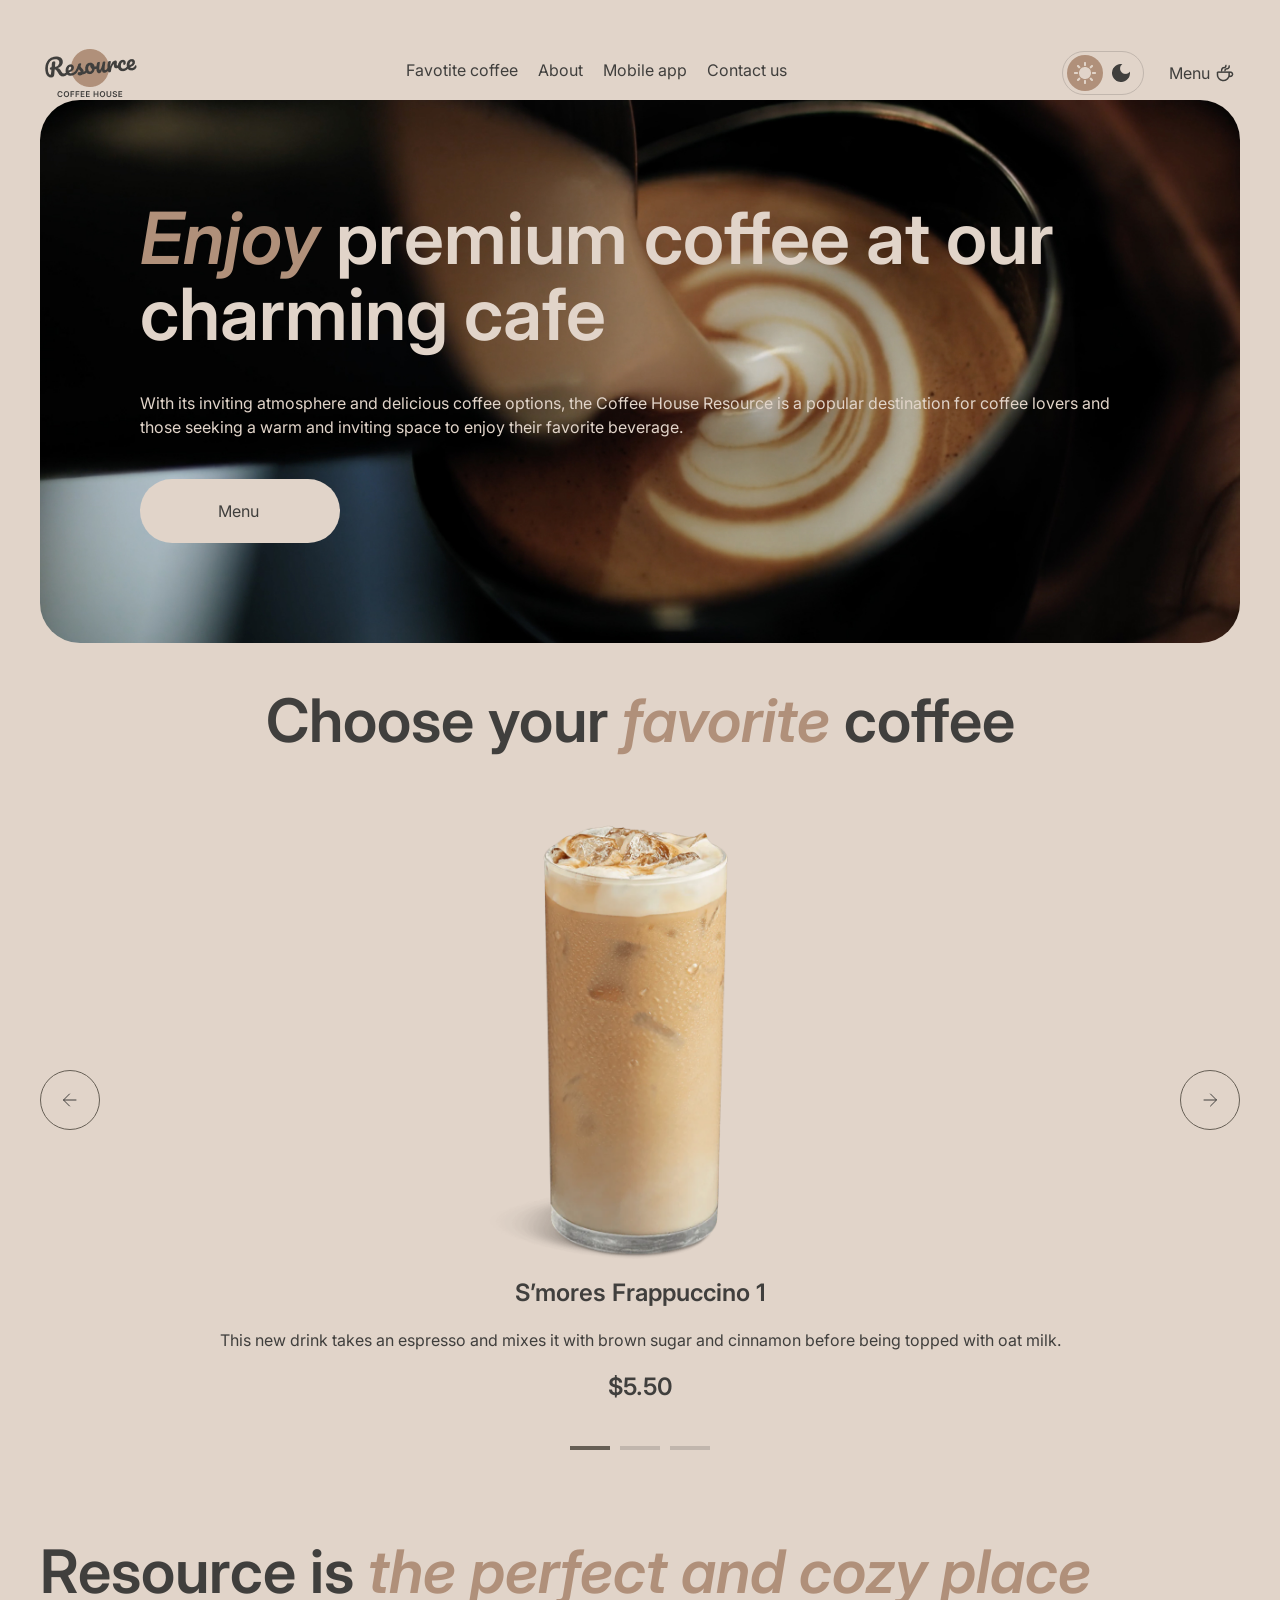
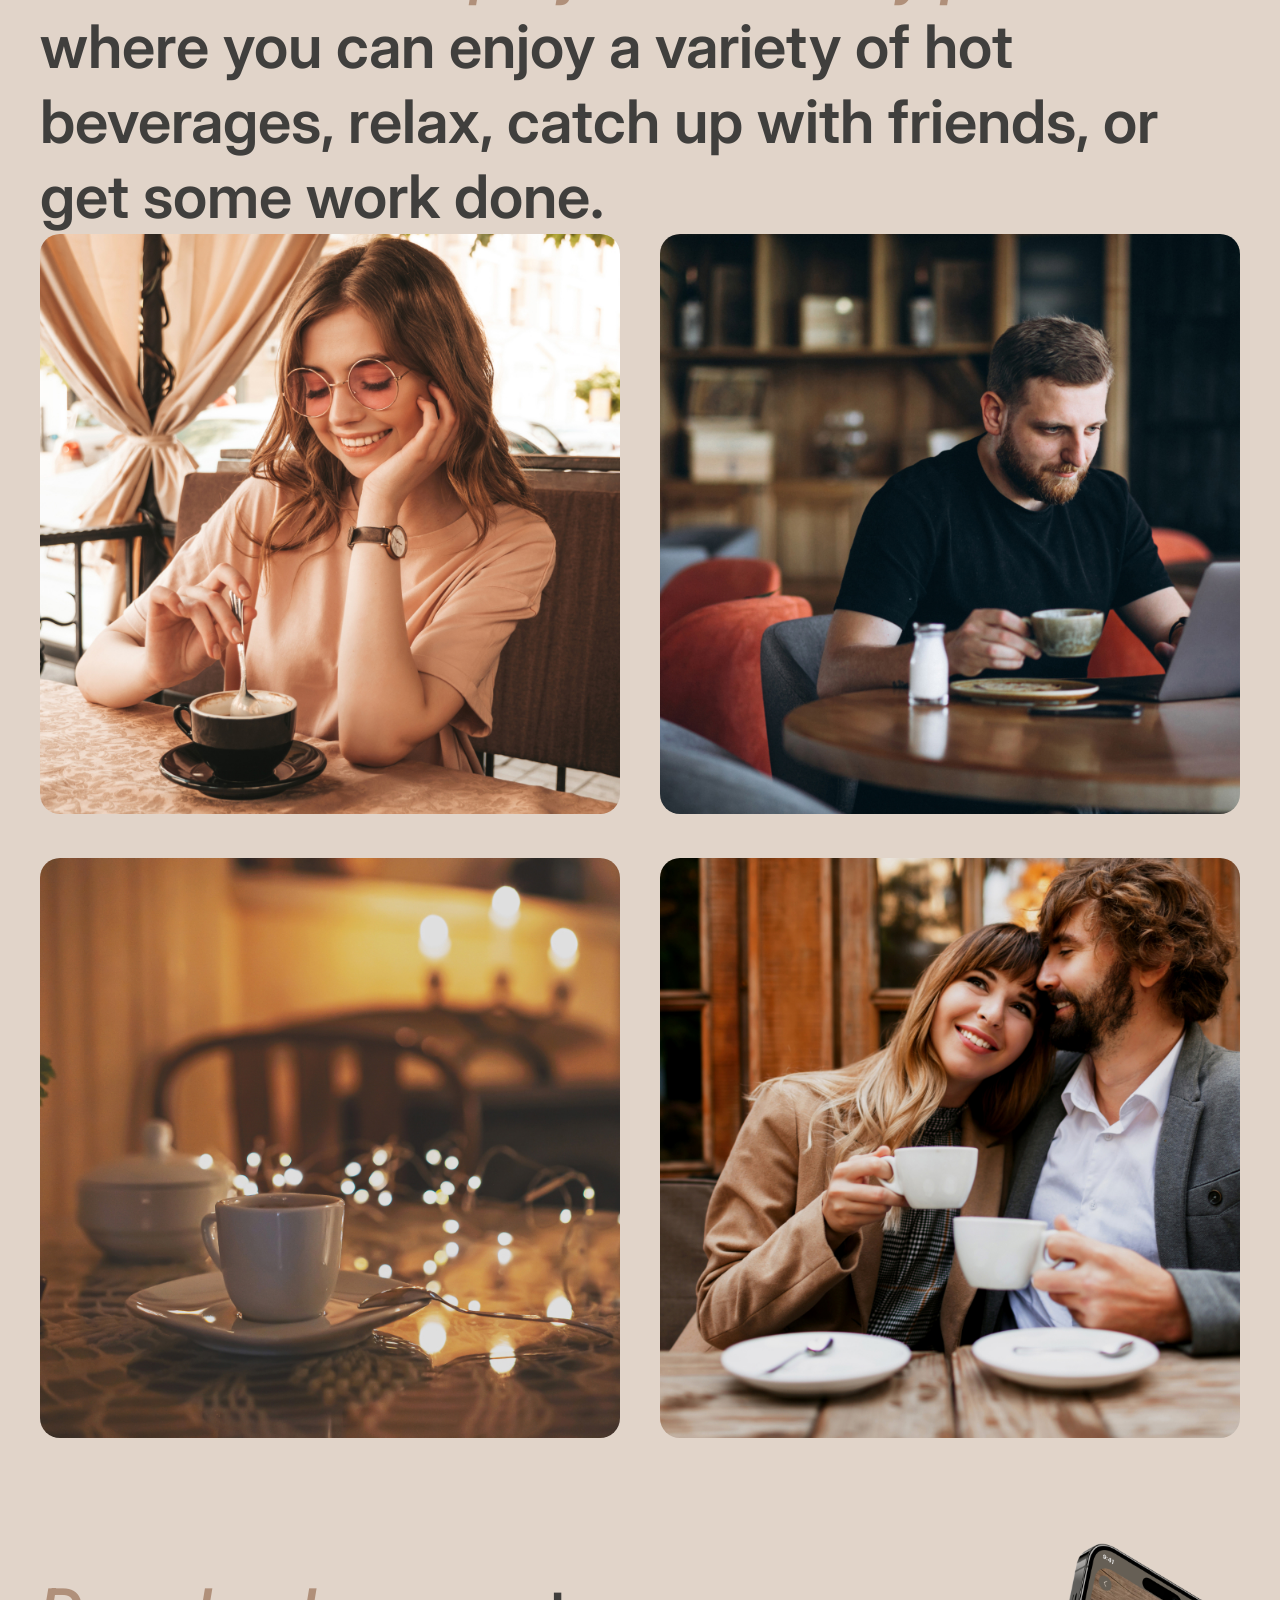
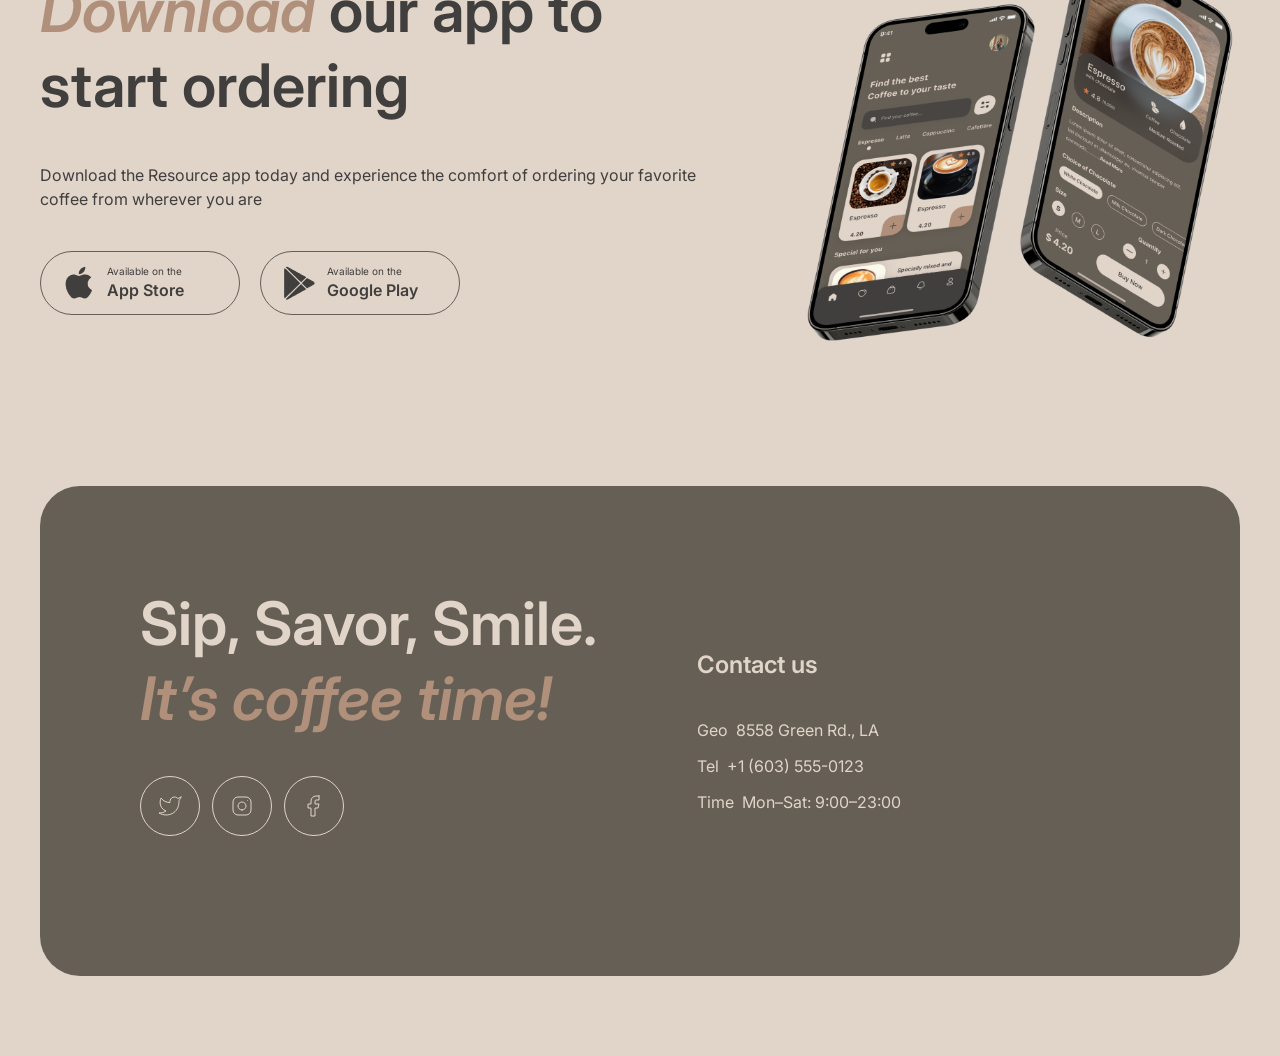
<file: index.html>
<!DOCTYPE html>
<html lang="en">
<head>
    <meta charset="UTF-8">
    <meta name="viewport" content="width=device-width, initial-scale=1.0">
    <title>Coffee House</title>
    <link rel="icon" type="image/png" href="./icons/favicon.png">
    <link rel="stylesheet" href="./styles/index.css">
    <link rel="stylesheet" href="./styles/colors.css">
    <link rel="stylesheet" href="./styles/texts.css">
    <link rel="stylesheet" href="./styles/header.css">
    <link rel="stylesheet" href="./styles/footer.css">   
    <link rel="preconnect" href="https://fonts.googleapis.com">
    <link rel="preconnect" href="https://fonts.gstatic.com" crossorigin>
    <link href="https://fonts.googleapis.com/css2?family=Inter:ital,opsz,wght@0,14..32,100..900;1,14..32,100..900&display=swap" rel="stylesheet">
</head>
<body>
    <header>
        <div class="header-container">
            <nav class="header-menu">
                <div class="logo"></div>
                <ul class="nav-menu">
                    <li class="nav-menu-item"><a href="#favorite-coffee">Favotite coffee</a></li>
                    <li class="nav-menu-item"><a href="#about">About</a></li>
                    <li class="nav-menu-item"><a href="#mobile-app">Mobile app</a></li>
                    <li class="nav-menu-item"><a href="#contact-us">Contact us</a></li>
                </ul>
                <div class="header-actions">
                    <div id="theme-toggle" class="theme-switch">
                        <div class="sun-button"><img src="./icons/Sun.png" alt="" ></div>
                        <div class="moon-button"><img src="./icons/Moon.png" alt=""></div>
                   </div>
                    <div class="cofee-text-menu">
                        <p><a href="catalog.html">Menu</a></p>
                        <div class="cofee-text-menu-cup"></div>
                    </div>
                    <div id="burger-menu-button" class="burger-menu-button">
                        <span class="burger-menu-icon"></span>
                    </div>
                </div>
                <div id="burger-menu-content" class="burger-menu-content">
                    <ul class="burger-nav-menu">
                        <li class="nav-menu-item"><a href="#favorite-coffee">Favotite coffee</a></li>
                        <li class="nav-menu-item"><a href="#about">About</a></li>
                        <li class="nav-menu-item"><a href="#mobile-app">Mobile app</a></li>
                        <li class="nav-menu-item"><a href="#contact-us">Contact us</a></li>
                        <li class="nav-menu-item"><a href="catalog.html">Menu</a></li>
                    </ul>
                </div>
            </nav>
        </div>
    </header>
    <main>
        <section class="hero">
            <div class="hero-container">
                <div class="offer">
                    <h1 class="color-text-inverse"><span class="h1-accent color-text-accent">Enjoy</span> premium coffee at our charming cafe</h1>
                    <p class="text-body-medium color-text-inverse">With its inviting atmosphere and delicious coffee options, the Coffee House Resource is a popular destination for coffee lovers and those seeking a warm and inviting space to enjoy their favorite beverage.</p>
                    <div id="primary-button" class="button-primary color-text-primary color-background-page">
                        <p>Menu</p>
                        <img class="primary-button-cup" src="./icons/coffee-cup.png" alt="">
                        <img class="primary-button-cup-dark" src="./icons/coffee-cup-dark.png" alt="">
                    </div>
                </div>
            </div>
        </section>
        <section id="favorite-coffee" class="favorite-coffee">
            <div class="favorite-coffee-container">
                <h2 class="color-text-primary">Choose your <span class="h2-accent color-text-accent">favorite</span> coffee</h2>
                <div class="slider-container">
                    <div class="slider">
                        <div id="prev-button" class="slider-button">
                            <svg class="slider-button-left-arrow" width="24" height="24" viewBox="0 0 24 24" fill="none" xmlns="http://www.w3.org/2000/svg">
                                <path d="M6 12H18.5M12.5 18L18.5 12L12.5 6" stroke-linecap="round" stroke-linejoin="round"/>
                            </svg>
                        </div>
                        <div id="slider-viewport" class="slider-viewport">
                            <div class="slide-track">
                                <div class="slide-content">
                                    <img src="./images/coffee-slider-1.png" alt="coffee-slider-1">
                                    <div class="slide-description">
                                        <h3 class="color-text-primary">S’mores Frappuccino 1</h3>
                                        <p class="color-text-primary text-body-medium">This new drink takes an espresso and mixes it with brown sugar and cinnamon before being topped with oat milk.</p>
                                        <h3 class="color-text-primary">$5.50</h3>
                                    </div>
                                </div>
                                <div class="slide-content">
                                    <img src="./images/coffee-slider-2.png" alt="coffee-slider-1">
                                    <div class="slide-description">
                                        <h3 class="color-text-primary">S’mores Frappuccino 2</h3>
                                        <p class="color-text-primary text-body-medium">This new drink takes an espresso and mixes it with brown sugar and cinnamon before being topped with oat milk.</p>
                                        <h3 class="color-text-primary">$5.50</h3>
                                    </div>
                                </div>
                                <div class="slide-content">
                                    <img src="./images/coffee-slider-3.png" alt="coffee-slider-1">
                                    <div class="slide-description">
                                        <h3 class="color-text-primary">S’mores Frappuccino 3</h3>
                                        <p class="color-text-primary text-body-medium">This new drink takes an espresso and mixes it with brown sugar and cinnamon before being topped with oat milk.</p>
                                        <h3 class="color-text-primary">$5.50</h3>
                                    </div>
                                </div>
                            </div>
                        </div>
                        <div id="next-button" class="slider-button">
                            <svg class="slider-button-right-arrow" width="24" height="24" viewBox="0 0 24 24" fill="none" xmlns="http://www.w3.org/2000/svg">
                                <path d="M6 12H18.5M12.5 18L18.5 12L12.5 6" stroke-linecap="round" stroke-linejoin="round"/>
                            </svg>
                        </div>
                    </div>
                    <div class="slider-control">
                        <div id="control-1" class="control control-active"></div>
                        <div id="control-2" class="control"></div>
                        <div id="control-3" class="control"></div>
                    </div>
                </div>
            </div>
        </section>
        <section id="about" class="about">
            <div class="about-container">
                <h2 class="color-text-primary">Resource is <span class="h2-accent color-text-accent">the perfect and cozy place</span> where you can enjoy a variety of hot beverages, relax, catch up with friends, or get some work done.</h2>
                <div class="about-images">
                    <div class="about-images-column">
                        <div class="about-image-box">
                            <img src="./images/about-1.jpg" alt="about-1">
                        </div>
                        <div class="about-image-box">
                            <img src="./images/about-2.jpg" alt="about-1" >
                        </div>
                    </div>
                    <div class="about-images-column about-images-column2">
                        <div class="about-image-box">
                            <img src="./images/about-3.jpg" alt="about-3">
                        </div>
                        <div class="about-image-box">
                            <img src="./images/about-4.jpg" alt="about-4">
                        </div>
                    </div>
                </div>
            </div>
        </section>
        <section id="mobile-app" class="mobile-app">
            <div class="mobile-app-container">
                <div class="mobile-app-offer">
                    <h2 class="color-text-primary"><span class="h2-accent color-text-accent">Download</span> our app to start ordering</h2>
                    <p class="color-text-primary text-body-medium">Download the Resource app today and experience the comfort of ordering your favorite coffee from wherever you are</p>    
                    <div class="mobile-app-buttons">
                        <div class="mobile-app-button">
                            <div class="apple-mobile-app-button-icon"></div>
                            <div class="mobile-app-button-text">
                                <p class="text-body-caption">Available on the</p>
                                <p class="text-link-and-button">App Store</p>
                            </div>
                        </div>
                        <div class="mobile-app-button">
                            <div class="google-mobile-app-button-icon"></div>
                            <div>
                                <p class="text-body-caption">Available on the</p>
                                <p class="text-link-and-button">Google Play</p>
                            </div>
                        </div>
                    </div>
                </div>
                <div class="mobile-app-screens">
                    <img src="./images/mobile-screens.png" alt="mobile-screens">
                </div>
            </div>
        </section>
    </main>
    <footer>
        <section id="contact-us" class="contact-us" >
            <div class="contacts-container">
                <div class="contacts-offer">
                    <h2 class="color-text-inverse">Sip, Savor, Smile. <span class="h2-accent color-text-accent"><br>It’s coffee time!</span></h2>
                    <div class="contacts-socials">
                        <svg class="contacts-socials-img" width="60" height="60" viewBox="0 0 60 60" fill="none" xmlns="http://www.w3.org/2000/svg">
                            <rect x="0.5" y="0.5" width="59" height="59" rx="29.5"/>
                            <path d="M41 21.0101C41 21.0101 38.9821 22.2022 37.86 22.5401C37.2577 21.8476 36.4573 21.3567 35.567 21.134C34.6767 20.9112 33.7395 20.9673 32.8821 21.2945C32.0247 21.6218 31.2884 22.2045 30.773 22.9638C30.2575 23.7231 29.9877 24.6224 30 25.5401V26.5401C28.2426 26.5856 26.5013 26.1959 24.931 25.4055C23.3607 24.6151 22.0103 23.4487 21 22.0101C21 22.0101 17 31.0101 26 35.0101C23.9405 36.408 21.4872 37.109 19 37.0101C28 42.0101 39 37.0101 39 25.5101C38.9991 25.2315 38.9723 24.9537 38.92 24.6801C39.9406 23.6735 41 21.0101 41 21.0101Z" stroke-linecap="round" stroke-linejoin="round"/>
                        </svg>
                        <svg class="contacts-socials-img" width="60" height="60" viewBox="0 0 60 60" fill="none" xmlns="http://www.w3.org/2000/svg">
                            <rect x="0.5" y="0.5" width="59" height="59" rx="29.5"/>
                            <path d="M30 34C32.2091 34 34 32.2091 34 30C34 27.7909 32.2091 26 30 26C27.7909 26 26 27.7909 26 30C26 32.2091 27.7909 34 30 34Z" stroke-linecap="round" stroke-linejoin="round"/>
                            <path d="M21 34V26C21 23.2386 23.2386 21 26 21H34C36.7614 21 39 23.2386 39 26V34C39 36.7614 36.7614 39 34 39H26C23.2386 39 21 36.7614 21 34Z"/>
                            <path d="M35.5 24.51L35.51 24.4989" stroke-linecap="round" stroke-linejoin="round"/>
                        </svg>
                        <svg class="contacts-socials-img" width="60" height="60" viewBox="0 0 60 60" fill="none" xmlns="http://www.w3.org/2000/svg">
                            <rect x="0.5" y="0.5" width="59" height="59" rx="29.5"/>
                            <path d="M35 20H32C30.6739 20 29.4021 20.5268 28.4645 21.4645C27.5268 22.4021 27 23.6739 27 25V28H24V32H27V40H31V32H34L35 28H31V25C31 24.7348 31.1054 24.4804 31.2929 24.2929C31.4804 24.1054 31.7348 24 32 24H35V20Z" stroke-linecap="round" stroke-linejoin="round"/>
                        </svg>
                    </div>
                </div>
                <div class="contacts-info">
                    <h3 class="color-text-inverse">Contact us</h3>
                    <div class="contacts-info-contacts color-text-inverse">
                        <div class="contacts-info-item">
                            <div>Geo</div>
                            <a href="https://www.google.com/maps" target="_blank">8558 Green Rd., LA</a>
                        </div>
                        <div class="contacts-info-item">
                            <div>Tel</div>
                            <a href="tel:+1(603)555-0123">+1 (603) 555-0123</a>
                        </div>
                        <div class="contacts-info-item">
                            <div>Time</div>
                            <div class="color-text-inverse">Mon–Sat: 9:00–23:00</div>
                        </div>
                    </div>
                </div>
            </div>
        </section>
    </footer>
    <script src="./script/script.js"></script>    
    <script src="./script/index.js"></script>    
</body>
</html>
</file>
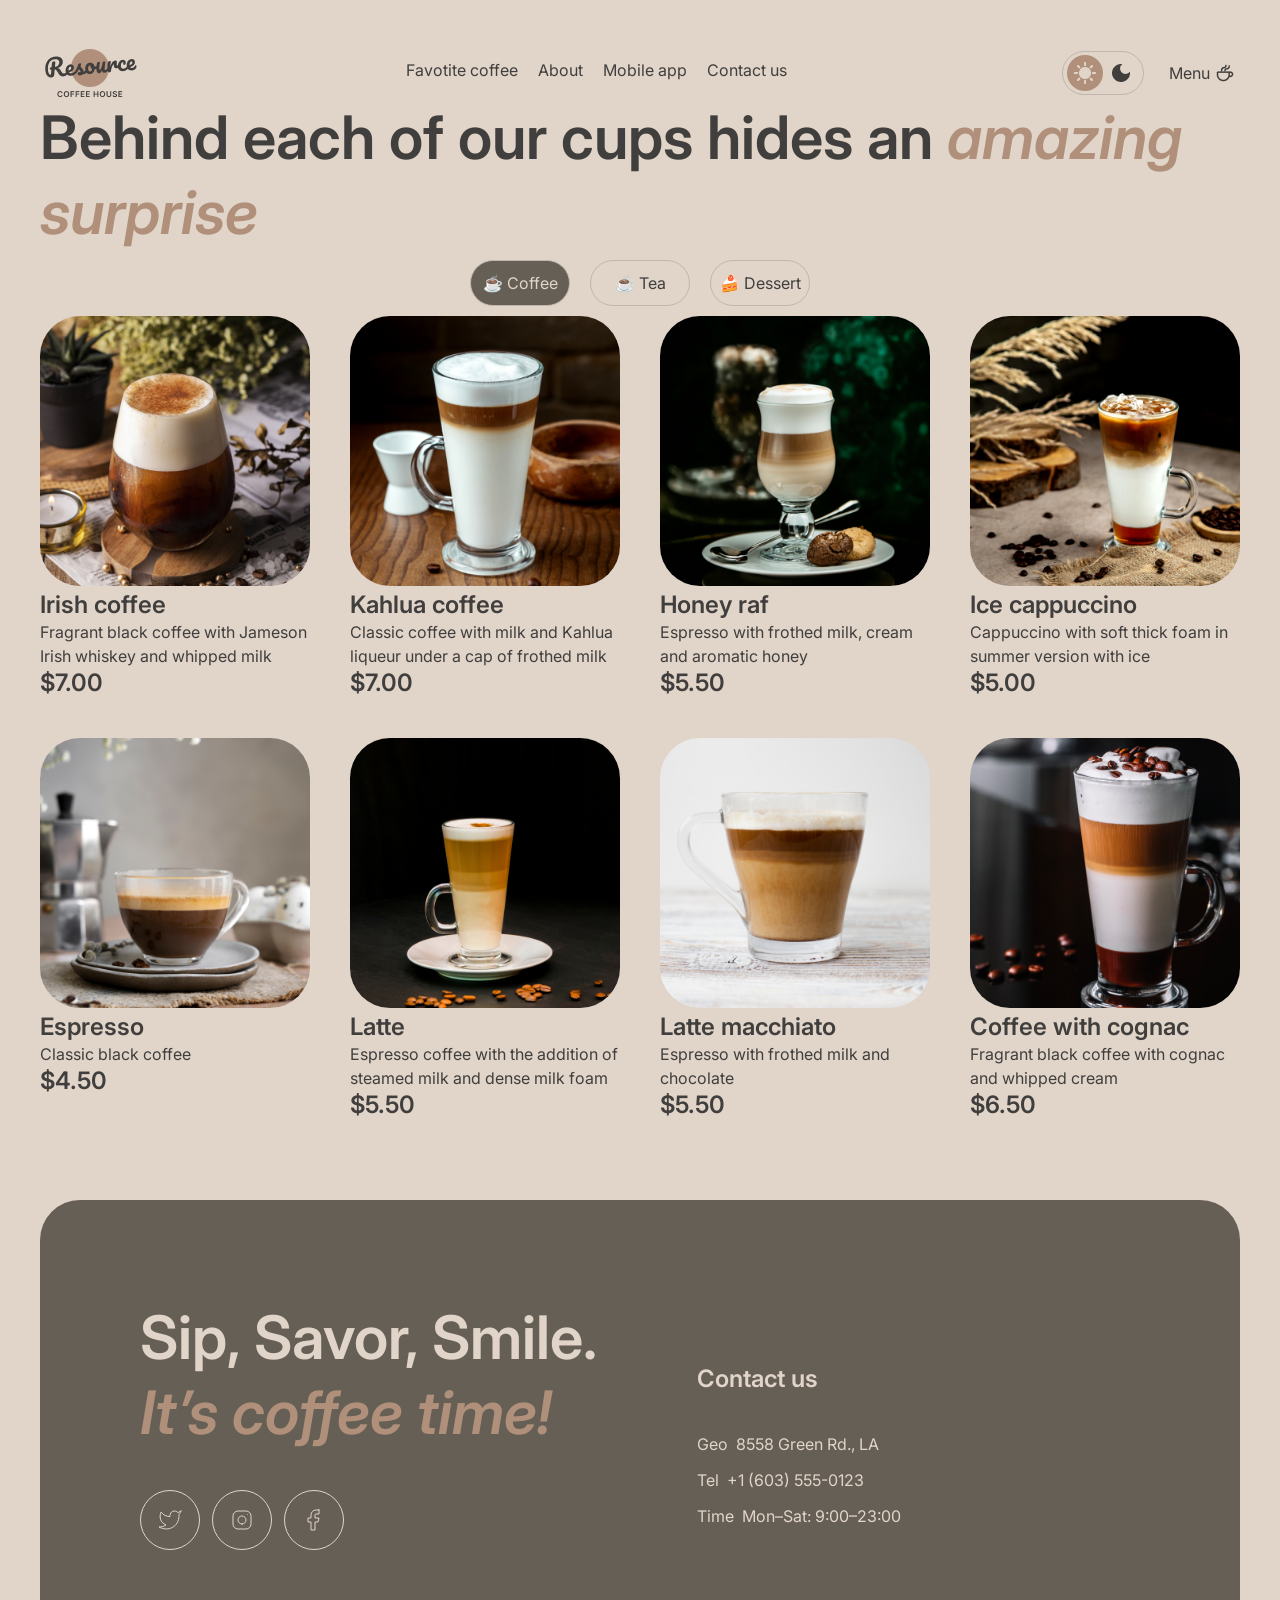
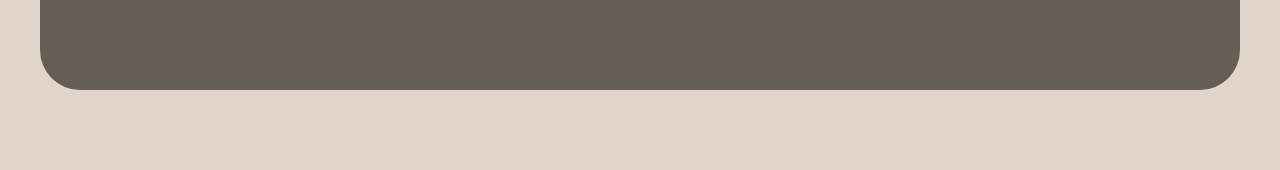
<file: catalog.html>
<!DOCTYPE html>
<html lang="en">
<head>
    <meta charset="UTF-8">
    <meta name="viewport" content="width=device-width, initial-scale=1.0">
    <title>Coffee House</title>
    <link rel="icon" type="image/png" href="./icons/favicon.png">
    <link rel="stylesheet" href="./styles/texts.css">
    <link rel="stylesheet" href="./styles/colors.css">
    <link rel="stylesheet" href="./styles/header.css">
    <link rel="stylesheet" href="./styles/footer.css"> 
    <link rel="stylesheet" href="./styles/catalog.css">
    <link rel="preconnect" href="https://fonts.googleapis.com">
    <link rel="preconnect" href="https://fonts.gstatic.com" crossorigin>
    <link href="https://fonts.googleapis.com/css2?family=Inter:ital,opsz,wght@0,14..32,100..900;1,14..32,100..900&display=swap" rel="stylesheet">
</head>
<body class="color-background-page">
    <header>
        <div class="header-container">
            <nav class="header-menu">
                <a href="index.html">
                    <div class="logo"></div>
                </a>
                <ul class="nav-menu">
                    <li class="nav-menu-item"><a href="index.html#favorite-coffee">Favotite coffee</a></li>
                    <li class="nav-menu-item"><a href="index.html#about">About</a></li>
                    <li class="nav-menu-item"><a href="index.html#mobile-app">Mobile app</a></li>
                    <li class="nav-menu-item"><a href="#contact-us">Contact us</a></li>
                </ul>
                <div class="header-actions">
                    <div id="theme-toggle" class="theme-switch">
                        <div class="sun-button"><img src="./icons/Sun.png" alt="" ></div>
                        <div class="moon-button"><img src="./icons/Moon.png" alt=""></div>
                   </div>
                    <div class="cofee-text-menu">
                        <p>Menu</p>
                        <div class="cofee-text-menu-cup"></div>
                    </div>
                    <div id="burger-menu-button" class="burger-menu-button">
                        <span class="burger-menu-icon"></span>
                    </div>
                </div>
                <div id="burger-menu-content" class="burger-menu-content">
                    <ul class="burger-nav-menu">
                        <li class="nav-menu-item"><a href="index.html#favorite-coffee">Favotite coffee</a></li>
                        <li class="nav-menu-item"><a href="index.html#about">About</a></li>
                        <li class="nav-menu-item"><a href="index.html#mobile-app">Mobile app</a></li>
                        <li class="nav-menu-item"><a href="#contact-us">Contact us</a></li>
                        <li class="nav-menu-item"><a href="catalog.html">Menu</a></li>
                    </ul>
                </div>
            </nav>
        </div>
    </header>
    <main>
        <section class="menu-container">
            <div class="menu-offer">
                <h1 class="color-text-primary">Behind each of our cups hides an <span class="h1-accent color-text-accent">amazing surprise</span></h1>
                <div class="offer-tabs">
                    <div id="coffee-selector" class="tab-item tab-item-active">☕ Coffee </div>
                    <div id="tea-selector" class="tab-item">☕ Tea </div>
                    <div id="dessert-selector" class="tab-item">🍰 Dessert </div>
                </div>
                <div id="menu-list" class="menu-grid"></div>
                <div id="button-all-cards" class="button-all-cards disable">
                    <svg width="24" height="24" viewBox="0 0 24 24" fill="none" xmlns="http://www.w3.org/2000/svg">
                        <path class="button-all-cards-icon" d="M21.8883 13.5C21.1645 18.3113 17.013 22 12 22C6.47715 22 2 17.5228 2 12C2 6.47715 6.47715 2 12 2C16.1006 2 19.6248 4.46819 21.1679 8" stroke-linecap="round" stroke-linejoin="round"/>
                        <path class="button-all-cards-icon" d="M17 8H21.4C21.7314 8 22 7.73137 22 7.4V3" stroke-linecap="round" stroke-linejoin="round"/>
                    </svg>
                </div>
            </div>
        </section>
    </main>
    <footer>
        <section id="contact-us" class="contact-us" >
            <div class="contacts-container">
                <div class="contacts-offer">
                    <h1 class="color-text-inverse">Sip, Savor, Smile. <span class="h2-accent color-text-accent"><br>It’s coffee time!</span></h1>
                    <div class="contacts-socials">
                            <svg class="contacts-socials-img" width="60" height="60" viewBox="0 0 60 60" fill="none" xmlns="http://www.w3.org/2000/svg">
                                <rect x="0.5" y="0.5" width="59" height="59" rx="29.5"/>
                                <path d="M41 21.0101C41 21.0101 38.9821 22.2022 37.86 22.5401C37.2577 21.8476 36.4573 21.3567 35.567 21.134C34.6767 20.9112 33.7395 20.9673 32.8821 21.2945C32.0247 21.6218 31.2884 22.2045 30.773 22.9638C30.2575 23.7231 29.9877 24.6224 30 25.5401V26.5401C28.2426 26.5856 26.5013 26.1959 24.931 25.4055C23.3607 24.6151 22.0103 23.4487 21 22.0101C21 22.0101 17 31.0101 26 35.0101C23.9405 36.408 21.4872 37.109 19 37.0101C28 42.0101 39 37.0101 39 25.5101C38.9991 25.2315 38.9723 24.9537 38.92 24.6801C39.9406 23.6735 41 21.0101 41 21.0101Z" stroke-linecap="round" stroke-linejoin="round"/>
                            </svg>
                            <svg class="contacts-socials-img" width="60" height="60" viewBox="0 0 60 60" fill="none" xmlns="http://www.w3.org/2000/svg">
                                <rect x="0.5" y="0.5" width="59" height="59" rx="29.5"/>
                                <path d="M30 34C32.2091 34 34 32.2091 34 30C34 27.7909 32.2091 26 30 26C27.7909 26 26 27.7909 26 30C26 32.2091 27.7909 34 30 34Z" stroke-linecap="round" stroke-linejoin="round"/>
                                <path d="M21 34V26C21 23.2386 23.2386 21 26 21H34C36.7614 21 39 23.2386 39 26V34C39 36.7614 36.7614 39 34 39H26C23.2386 39 21 36.7614 21 34Z"/>
                                <path d="M35.5 24.51L35.51 24.4989" stroke-linecap="round" stroke-linejoin="round"/>
                            </svg>
                            <svg class="contacts-socials-img" width="60" height="60" viewBox="0 0 60 60" fill="none" xmlns="http://www.w3.org/2000/svg">
                                <rect x="0.5" y="0.5" width="59" height="59" rx="29.5"/>
                                <path d="M35 20H32C30.6739 20 29.4021 20.5268 28.4645 21.4645C27.5268 22.4021 27 23.6739 27 25V28H24V32H27V40H31V32H34L35 28H31V25C31 24.7348 31.1054 24.4804 31.2929 24.2929C31.4804 24.1054 31.7348 24 32 24H35V20Z" stroke-linecap="round" stroke-linejoin="round"/>
                            </svg>
                        </div>
                 </div>
                <div class="contacts-info">
                    <h2 class="color-text-inverse">Contact us</h2>
                    <div class="contacts-info-contacts color-text-inverse">
                        <div class="contacts-info-item">
                            <div>Geo</div>
                            <a href="https://www.google.com/maps" target="_blank">8558 Green Rd., LA</a>
                        </div>
                        <div class="contacts-info-item">
                            <div>Tel</div>
                            <a href="tel:+1(603)555-0123">+1 (603) 555-0123</a>
                        </div>
                        <div class="contacts-info-item">
                            <div>Time</div>
                            <div class="color-text-inverse">Mon–Sat: 9:00–23:00</div>
                        </div>
                    </div>
                </div>
            </div>
        </section>
    </footer>
    <script src="./script/script.js"></script>           
    <script src="./script/catalog.js"></script>           
</body>
</html>
</file>
<file: styles/index.css>
* {
  padding: 0;
  box-sizing: border-box;
  margin: 0;
}

html {
    scroll-behavior: smooth;
}

body {
    display: flex;
    flex-direction: column;
    align-items: center;
    font-family: "Inter", Helvetica;
    background-color: var(--bg-color-page);
    width: 100%;
 }

a {
  all: unset;
  cursor: pointer; 
}

header, main, footer {
    width: 100%;
    max-width: 1440px;
}

.hero {
    padding: 0 40px;
}

.hero-container {
    background-image: url('../images/img-hero.jpg');
    background-size: cover;
    background-position: center;
    background-repeat: no-repeat;
    max-width: 1360px;
    border-radius: 40px;
    padding: 100px;

}

.offer {
    display: flex;
    flex-direction: column;
    justify-content: start;
    align-items: baseline;
    gap: 40px;
}

.button-primary {
    display: flex;
    flex-direction: row;
    align-items: center;
    width: 200px;
    height: 64px;
    border-radius: 100px;
    padding: 20px 78px;
    gap: 8px;
    cursor: pointer;
}

.primary-button-cup {
    display: none;
}

.primary-button-cup-dark {
    display: none;
}


.button-primary:hover .primary-button-cup {
    display: var(--cup-img-display);
}

.button-primary:hover .primary-button-cup-dark {
    display: var(--cup-img-dark-display);
}

.favorite-coffee {
    padding: 40px;
}

.favorite-coffee-container {
    display: flex;
    flex-direction: column;
    align-items: center;
    max-width: 1360px;
    gap: 40px;
}

.slider-container {
    display: flex;
    flex-direction: column;
    align-items: center;
    width: 100%;
    max-width: 1360px;
    gap: 40px  ;
}

.slider {
    position: relative;
    display: flex;
    flex-direction: row;
    align-items: center;
    justify-content: space-between;
    width: 100%;
    max-width: 1360px;
    gap: 20px;
        margin: 0 auto;;
}

.slider-viewport {
    overflow-x: auto;
    scroll-behavior: smooth;
    scroll-snap-type: x mandatory;
    scrollbar-width: none;
}

.slide-track {
    display: flex;
}

.slider-button {
    display: flex;
    align-items: center;
    justify-content: center;
    min-width: 60px;
    width: 60px;
    height: 60px;
    border-width: 1px;
    border-color: var(--border-color-inverse);
    border-radius: 50%;
    border-style: solid;
    cursor: pointer;
}

.slider-button:hover {
    background-color: var(--bg-color-container);
    border-color: var(--bg-color-container);
}

.slider-button-left-arrow {
    stroke: var(--text-color-primary);
    transform: rotate(180deg);
}

.slider-button-right-arrow {
    stroke: var(--text-color-primary);
}

.slider-button:hover .slider-button-left-arrow {
    stroke: var(--text-color-inverse);
}

.slider-button:hover .slider-button-right-arrow {
    stroke: var(--text-color-inverse);
}


.slide-content {
    flex: 0 0 100%;
    scroll-snap-align: start;
    box-sizing: border-box;
}

.slide-content img {
    display: block;
    width: 100%;
    height: auto;
    max-width: 480px;
    margin: 0 auto;
}


.slide-description {
    display: flex;
    flex-direction: column;
    align-items: center; 
    gap: 20px;  
}

.slider-control {
    display: flex;
    flex-direction: row;
    padding: 4px;
    gap: 10px;
}

.control {
    content: '';
    width: 40px;
    height: 4px;
    background-color: var(--border-color-primary);
}

.control-active {
    background-color: var(--border-color-inverse);
}

.about {
    padding: 40px;
}

.about-container {
    max-width: 1360px;
    gap: 40px;
}

.about-images {
    display: flex;
    flex-direction: row;
    justify-content: space-between;
    gap: 40px;
}

.about-images-column {
    display: flex;
    flex-direction: column;
    justify-content: space-between;
    gap: 40px;
}

.about-image-box img {
    border-radius: 20px;
    width:100%;
}

.mobile-app {
    padding: 40px;
}

.mobile-app-container {
    display: flex;
    flex-direction: row;
    align-items: center;
    max-width: 1360px;
    gap: 100px;
}

.mobile-app-offer {
    display: flex;
    flex-direction: column;
    align-content: start;
    gap: 40px;
}

.mobile-app-buttons {
display: flex;
flex-direction: row;
align-items: center;
gap: 20px;
}

.mobile-app-button {
    display: flex;
    flex-direction: row;
    align-items: center;
    gap: 10px;
    width: 200px;
    height: 64px;
    padding: 12px 20px;
    border-radius: 100px;
    border-width: 1px;
    border-style: solid;
    border-color: var(--border-color-inverse);
    color: var(--text-color-primary);
}

.mobile-app-button:hover {
    background-color: var(--bg-color-container);
    color: var(--text-color-inverse);
}

.mobile-app-button:hover .apple-mobile-app-button-icon{
    background-image: var(--apple-app-img-hover);
}

.mobile-app-button:hover .google-mobile-app-button-icon{
    background-image: var(--google-app-img-hover);
}

.apple-mobile-app-button-icon {
    width: 36px;
    height: 36px;
    background-image: var(--apple-app-img);
}

.google-mobile-app-button-icon {
    width: 36px;
    height: 36px;
    background-image: var(--google-app-img);
}

.mobile-app-screens img {
    width: 100%;
}

@media screen and (width <= 768px) {
    .hero-container {
        padding: 100px 60px;
    }
    .about-images-column2 {
        display: none;
    }
    .mobile-app-container {
        flex-direction: column;
    }
}

@media screen and (width <= 380px) {
    .hero {
        padding: 0 16px;
    }
    .hero-container {
        padding: 60px 16px;
    }
    .favorite-coffee {
        padding: 40px 16px;
    }
    .slider-button {
        display: none;
    }
    .mobile-app {
        padding: 16px;
    }
    .mobile-app-container {
        flex-direction: column;
        align-items: center;
        gap: 40px;
    }
    .mobile-app-buttons {
        flex-direction: column;
    }
}
</file>
<file: styles/colors.css>
:root {
    --bg-color-page: #E1D4C9;
    --bg-color-container: #665F55;
    --bg-color-overlay: #403F3D;
    --text-color-primary: #403F3D;
    --text-color-inverse: #E1D4C9;
    --text-color-accent: #B0907A;
    --border-color-primary: #C1B6AD;
    --border-color-inverse: #665F55;
    --logo-img: url('../icons/logo-light.png');
    --sun-color-button: #B0907A;
    --moon-color-button: transparent;
    --sun-color-button-hover: #B0907A;
    --moon-color-button-hover: #665F55;
    --menu-cup-img: url('../icons/coffee-cup.png');
    --burger-menu-open-img: url('../icons/burger-menu-open.png');
    --burger-menu-close-img: url('../icons/burger-menu-close.png');
    --apple-app-img: url('../icons/apple-default-icon.png');
    --google-app-img: url('../icons/google-default-icon.png');
    --apple-app-img-hover: url('../icons/apple-default-icon-dark.png');
    --google-app-img-hover: url('../icons/google-default-icon-dark.png');
    --cup-img-display: block;
    --cup-img-dark-display: none;
    --bg-color-social-hover: #E1D4C9;
    --stroke-color-social: #E1D4C9;
    --stroke-color-social-hover: #403F3D;
}

.dark {
    --bg-color-page: #292826;
    --bg-color-container: #403F3D;
    --bg-color-overlay: #292826;
    --text-color-primary: #E1D4C9;
    --text-color-inverse: #E1D4C9;
    --text-color-accent: #B0907A;
    --border-color-primary: #665F55;
    --border-color-inverse: #C1B6AD;
    --logo-img: url('../icons/logo-dark.png');
    --sun-color-button: transparent;
    --moon-color-button: #B0907A;
    --sun-color-button-hover: #665F55;
    --moon-color-button-hover: #B0907A;
    --menu-cup-img: url('../icons/coffee-cup-dark.png');
    --burger-menu-open-img: url('../icons/burger-menu-open-dark.png');
    --burger-menu-close-img: url('../icons/burger-menu-close-dark.png');
    --apple-app-img: url('../icons/apple-default-icon-dark.png');
    --google-app-img: url('../icons/google-default-icon-dark.png');
    --apple-app-img-hover: url('../icons/apple-default-icon-dark.png');
    --google-app-img-hover: url('../icons/google-default-icon-dark.png');
    --cup-img-display: none;
    --cup-img-dark-display: block;
    --bg-color-social-hover: #292826;
    --stroke-color-social: #E1D4C9;
    --stroke-color-social-hover: #E1D4C9;
}

.color-text-primary {
    color: var(--text-color-primary);
}

.color-text-inverse {
    color: var(--text-color-inverse);
}

.color-text-accent {
    color: var(--text-color-accent);
}

.color-background-page {
    background-color: var(--bg-color-page);
}

.color-background-container {
    background-color: var(--bg-color-container);
}

.color-background-overlay {
    background-color: var(--bg-color-overlay);
}

.color-border-primary {
    border-color: var(--border-color-primary);
}

.color-border-inverse {
    border-color: var(--border-color-inverse);
}
</file>
<file: styles/texts.css>
h1 {
    font-size: 72px;
    font-weight: 600;
    line-height: 105%;
}

.h1-accent {
    font-style: italic;
}

h2 {
    font-size: 60px;
    font-weight: 600;
    line-height: 125%;
}

.h1-accent, .h2-accent {
    font-style: italic;
}

h3 {
    font-size: 24px;
    font-weight: 600;
    line-height: 125%;
}

.text-body-medium {
    font-size: 16px;
    font-weight: 400;
    line-height: 150%;
}

.text-body-caption {
    font-size: 10px;
    font-weight: 400;
    line-height: 140%;
}

.text-link-and-button {
    font-size: 16px;
    font-weight: 600;
    line-height: 150%;
}

.text-burger-link {
    font-size: 32px;
    font-weight: 600;
    line-height: 150%;
}

@media screen and (width <= 380px){
    h1 {
        font-size: 42px;
        line-height: 115%; 
    }
    h2 {
        font-size: 32px;
        line-height: 125%; 
    } 
}
</file>
<file: styles/header.css>
a {
  all: unset;
  cursor: pointer; 
}

header {
    position: relative;
    top: 0px;
    left: 0px;
    width: 100%;
    height: 100px;
    z-index: 100;
}

.logo {
 width: 100px;
 height: 60px;
 background-image: var(--logo-img); 
}

.header-container {
    padding: 40px;
}
.header-menu {
    margin: 0px 0px;
    display: flex;
    flex-direction: row;
    align-items: center;
    justify-content: space-between;
}

.header-menu a {
    color: var(--text-color-primary);
}

.nav-menu { 
    position: relative;
    display: flex;
    flex-direction: row;
    gap: 20px;
    padding: 20px;
}

.nav-menu-item {
    position: relative;
    list-style-type: none;
    padding-bottom: 5px;
    text-align: center;
}

.nav-menu-item::after {
    content: '';
    position: absolute;
    bottom: 0;
    left: 0;
    width: 100%;
    height: 2px;
    background-color: var(--text-color-primary);
    transform: scaleX(0);
    transition: transform 0.3s ease;
}

.nav-menu-item:hover::after {
    transform: scaleX(1);
}


.header-actions {
    display: flex;
    justify-content: space-around;
    align-items: center;
}

.theme-switch {
    display: flex;
    align-items: center;
    padding: 4px;
    height: 44px;
    border-radius: 100px;
    border: 2px solid var(--border-color-primary);
    border-width: 1px;
    margin: 0 10px;
    cursor: pointer;
}

.sun-button {
    display: flex;
    align-items: center;
    justify-content: center;
    width: 36px;
    height: 36px;
    background-color: var(--sun-color-button);
    border-radius: 18px;
}

.moon-button {
    display: flex;
    align-items: center;
    justify-content: center;
    width: 36px;
    height: 36px;
    border-radius: 18px;
    background-color: var(--moon-color-button);
}

.theme-switch:hover .sun-button {
    background-color: var(--sun-color-button-hover);
}

.theme-switch:hover .moon-button {
    background-color: var(--moon-color-button-hover);   
}

.cofee-text-menu {
    position: relative;
    display: flex;
    flex-direction: row;
    align-items: flex-end;
    gap: 5px;
    padding: 5px;
    margin-left: 10px;
    color: var(--text-color-primary);
    cursor: pointer;
}

.cofee-text-menu::after {
    content: '';
    position: absolute;
    bottom: 0;
    left: 0;
    width: 100%;
    height: 2px;
    background-color: var(--text-color-primary);
    transform: scaleX(0);
    transition: transform 0.3s ease;
}

.cofee-text-menu:hover::after {
    transform: scaleX(1);
}

.cofee-text-menu-cup {
    width: 20px;
    height: 20px;
    background-image: var(--menu-cup-img);
}

.burger-menu-button {
    display: none;
    align-items: center;
    justify-content: center;
    width: 44px;
    height: 44px;
    border-radius: 100px;
    border: 2px solid var(--border-color-primary);
    border-width: 1px;
    cursor: pointer;
}

.burger-menu-icon {
    display: block;
    position: relative;
    background: none;
    width: 16px;
    height: 0px;
    transition: background 0.3s ease-in-out;
}

.burger-menu-icon::before, 
.burger-menu-icon::after {
    content: '';
    position: absolute;
    left: 0;
    width: 16px;
    height: 1px;
    background: var(--border-color-inverse);
    transition: transform 0.3s ease-in-out, top 0.3s ease-in-out;
}

.burger-menu-icon::before { top: -5px }
.burger-menu-icon::after { top: 3px }

.burger-menu-button.open .burger-menu-icon::before {
    top: 0;
    transform: rotate(45deg);
}

.burger-menu-button.open .burger-menu-icon::after {
    top: 0;
    transform: rotate(-45deg);
}

.burger-menu-content {
    position: fixed;
    display: flex;
    flex-direction: row;
    justify-content: center;
    width: 100%;
    height: 0;
    top: 100px;
    left: 0;
    color: var(--text-color-primary);
    background-color: var(--bg-color-page);
    z-index: 99;
    overflow: hidden;
    transition: height 0.3s ease-out;
}

.burger-nav-menu {
    display: flex;
    flex-direction: column;
    justify-content: center;
    gap: 60px;
    font-size: 16px;
    font-weight: 600;
    line-height: 150%;
}

.burger-menu-content.open {
    height: calc(100dvh - 100px);
}

.body-scroll-disable {
    overflow: hidden;
}

@media screen and (width <= 768px) {
    .nav-menu {
        display: none;
    }
    .cofee-text-menu {
        display: none;
    }
    .burger-menu-button {
        display: flex;
    }
}


@media screen and (width <= 380px) {
    .header-container {
        padding: 16px;
    }
}
</file>
<file: styles/footer.css>
footer {
    margin: 40px;
}

.contact-us {
    padding: 40px;
}
.contacts-container {
    background-color: var(--bg-color-container);
    display: flex;
    flex-direction: row;
    border-radius: 40px;
    padding: 100px;
    gap: 100px;
    max-width: 1360px;
}

.contacts-offer {
    display: flex;
    flex-direction: column;
    align-items: start;
}

.contacts-socials {
    display: flex;
    flex-direction: row;
    align-items: center;
    padding: 40px 0;
    gap: 12px;
}

.contacts-socials-img {
    cursor: pointer;
    stroke: var(--stroke-color-social);
}

.contacts-socials-img:hover {
    background-color: var(--bg-color-container);
    fill: var(--bg-color-social-hover);
    stroke: var(--stroke-color-social-hover);
}

.contacts-info {
    display: flex;
    flex-direction: column;
    align-items: flex-start;
    justify-content: center;
    gap: 40px;
}

.contacts-info-contacts {
    display: flex;
    flex-direction: column;
    gap: 16px;
}

.contacts-info-item {
    display: flex;
    flex-direction: row;
    gap: 8px;
}

@media screen and (width <= 768px) {
    .contacts-container {
        flex-direction: column;
        padding: 100px 60px;

    }
    .contacts-socials {
        justify-content: flex-start;
    }
}

@media screen and (width <=380px) {
    .contact-us {
        padding: 16px;
    }
    .contacts-container {
        padding: 60px 16px;
    }
}
</file>
<file: styles/catalog.css>
* {
    padding: 0;
    box-sizing: border-box;
    margin: 0;
}

html {
    scroll-behavior: smooth;
}

body {
    display: flex;
    flex-direction: column;
    align-items: center;
    font-family: "Inter", Helvetica;
    background-color: var(--bg-color-page);
    width: 100%;
}

header, main, footer {
    width: 100%;
    max-width: 1440px;
}

h1 {
    margin-top: 0;
    font-size: 60px;
    font-weight: 600;
    line-height: 125%;
}

h2 {
    font-size: 24px;
    font-weight: 600;
    line-height: 125%;
}

.menu-container {
    padding: 0 40px;
    gap: 40px;
    width: 100%;
}

.menu-offer {
    display: flex;
    flex-direction: column;
    align-items: center;
}

.offer-tabs {
    display: flex;
    flex-direction: row; 
    padding: 10px;
}

.tab-item {
    display: flex;
    flex-direction: row; 
    align-items: center;
    justify-content: center;
    border-radius: 100px;
    gap:8px;
    min-width: 100px;
    height: 46px;
    border: 1px solid var(--border-color-primary);
    margin: 0 10px;
    cursor: pointer;
    color: var(--text-color-primary);
}

.tab-item-active {
    background-color: var(--bg-color-container);
    color: var(--text-color-inverse);
}

.tab-item:hover {
    background-color: var(--bg-color-container);
    color: var(--text-color-inverse);
}

.menu-grid {
    display: grid;
    grid-template-columns: 1fr 1fr 1fr 1fr;
    width: 100%;
    gap: 40px;
}

.grid-preview {

}

.preview-box img{
    border-radius: 40px;
    width: 100%;
    height: auto;
}

.preview-description {
    gap: 12px;
    color: var(--text-color-primary);
}

.button-all-cards {
    display: flex;
    align-items: center;
    justify-content: center;
    width: 44px;
    height: 44px;
    border-radius: 100px;
    border: 1px solid var(--border-color-primary);
    cursor: pointer;
    margin-top: 40px;
    color: var(--text-color-primary);
}

.button-all-cards-icon {
    stroke: var(--text-color-primary);
}

.disable {
    display: none;
}

dialog {
  border: none;
  border-radius: 8px;
  padding: 20px;
  box-shadow: 0 4px 15px rgba(0, 0, 0, 0.2);
}

dialog::backdrop {
  background-color: rgba(0, 0, 0, 0.5); /* Затемнение фона */
}

@media screen and (width <=768px) {
    .menu-grid {
        grid-template-columns: 1fr 1fr;
    }
    .grid-preview-part2 {
        display: none;
    }
}

@media screen and (width <=380px) {
    .menu-container {
        padding: 16px;
    }
    h1 {
        text-align: center;
    }
    .menu-grid {
        grid-template-columns: 1fr;
    }
}
</file>
